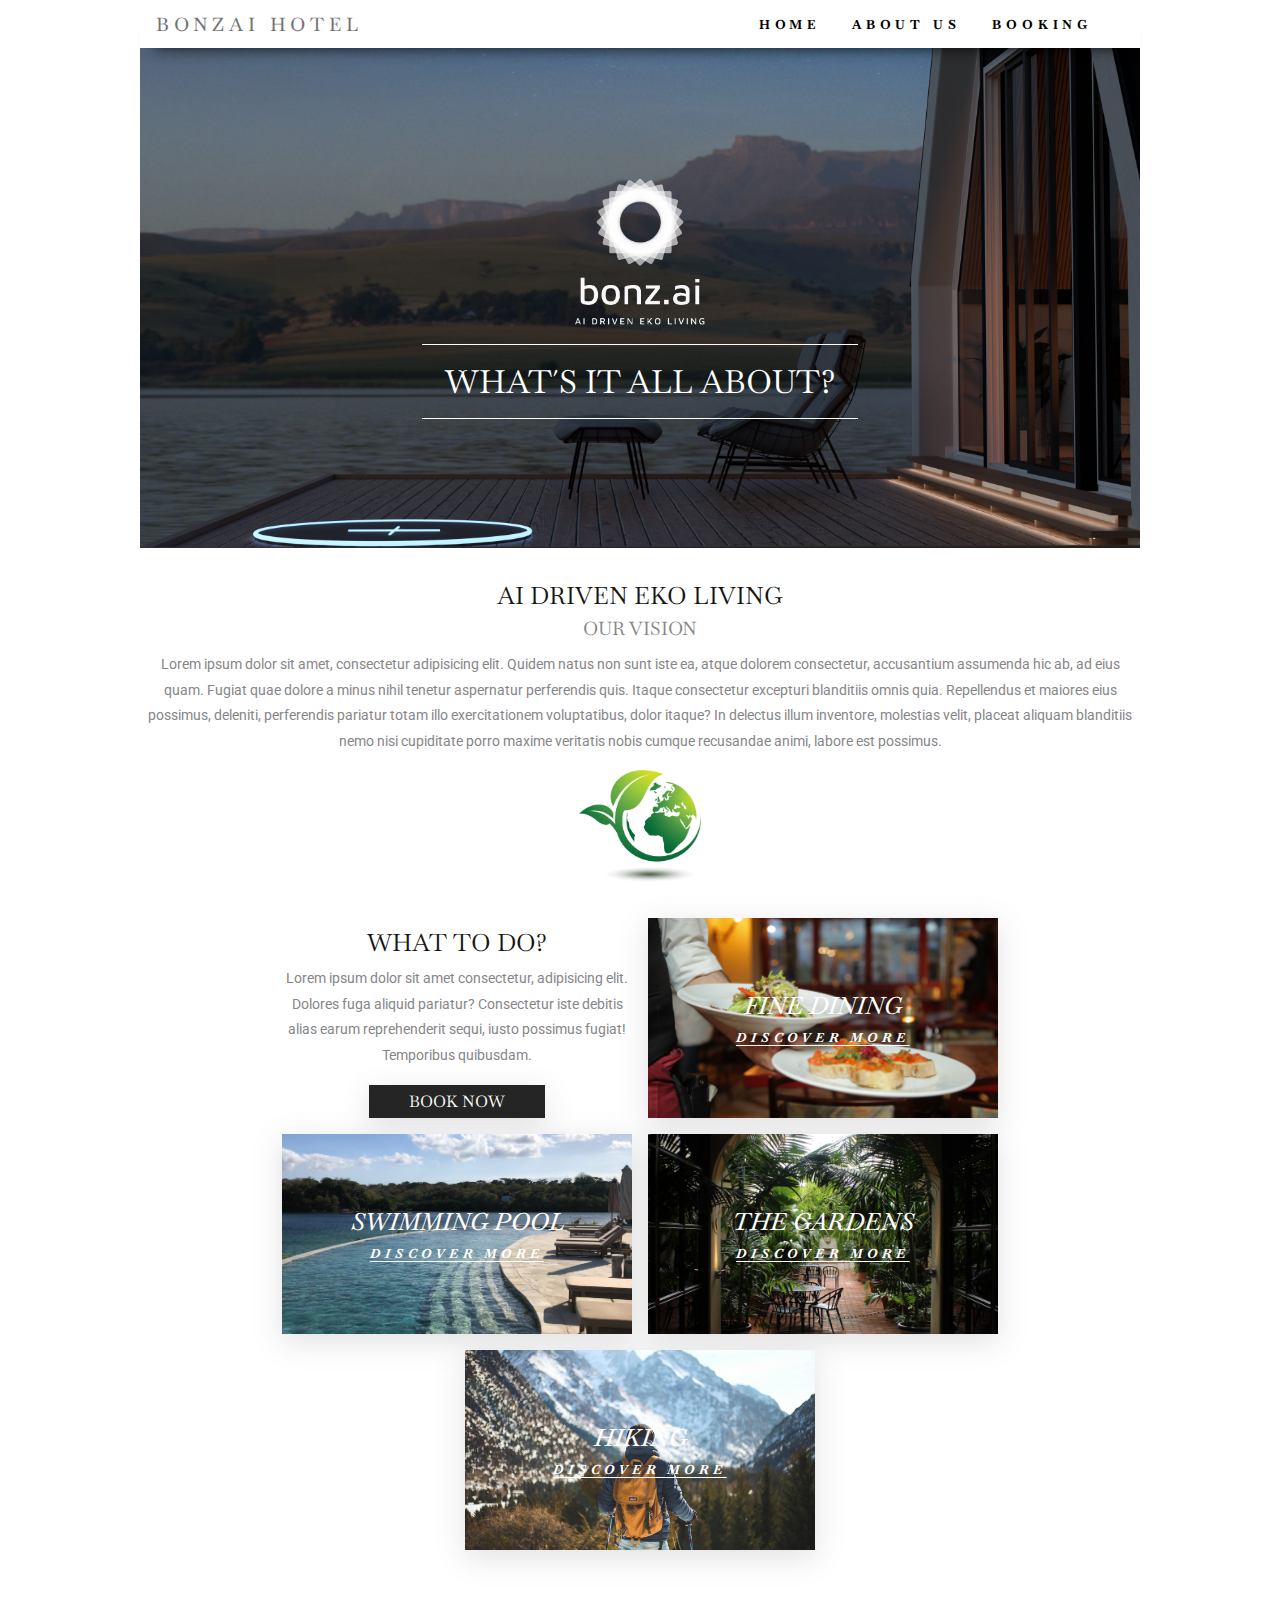
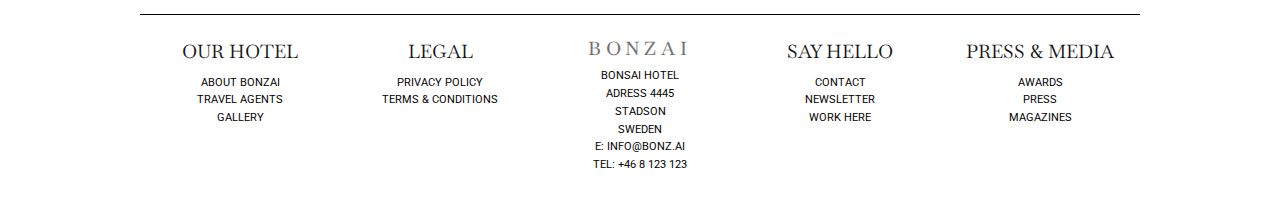
<file: about.html>
<!DOCTYPE html>
<html lang="en">
  <head>
    <meta charset="UTF-8" />
    <meta http-equiv="X-UA-Compatible" content="IE=edge" />
    <meta
      name="viewport"
      content="width=device-width, initial-scale=1.0"
    />
    <link rel="stylesheet" href="css/styles.css" />
    <title>Bonzai Hotel</title>
  </head>
  <body>
    <div class="wrapper">
      <!-- Navigation Section -->
      <nav class="nav">
        <h3 class="logo logo--hide">Bonzai Hotel</h3>
        <a href="index.html" class="nav__links">Home</a>
        <a href="about.html" class="nav__links">About us</a>
        <a href="booking.html" class="nav__links">Booking</a>
      </nav>

      <!-- Hero Section -->
      <section class="hero">
        <img
          src="./img/logo/bonz.ai-logo-white-portrait-full.png"
          class="hero__logo"
          alt="Bonzai Logo"
        />
        <h1 class="hero__title">What´s it all about?</h1>
      </section>

      <!-- Main Section -->
      <main class="main">
        <h2 class="main__title">AI Driven Eko Living</h2>
        <h3 class="main__subtitle">Our vision</h3>
        <p class="main__text">
          Lorem ipsum dolor sit amet, consectetur adipisicing elit.
          Quidem natus non sunt iste ea, atque dolorem consectetur,
          accusantium assumenda hic ab, ad eius quam. Fugiat quae
          dolore a minus nihil tenetur aspernatur perferendis quis.
          Itaque consectetur excepturi blanditiis omnis quia.
          Repellendus et maiores eius possimus, deleniti, perferendis
          pariatur totam illo exercitationem voluptatibus, dolor
          itaque? In delectus illum inventore, molestias velit,
          placeat aliquam blanditiis nemo nisi cupiditate porro maxime
          veritatis nobis cumque recusandae animi, labore est
          possimus.
        </p>
        <img
          class="main__ecoimg"
          src="./img/logo/eco-label.png"
          alt="Eco Certified Logo"
        />
      </main>

      <!-- Cards Section -->

      <section class="cards">
        <article class="cards__card cards--facilities">
          <h2 class="facilities__title">What to do?</h2>
          <p class="facilities__text">
            Lorem ipsum dolor sit amet consectetur, adipisicing elit.
            Dolores fuga aliquid pariatur? Consectetur iste debitis
            alias earum reprehenderit sequi, iusto possimus fugiat!
            Temporibus quibusdam.
          </p>
          <button
            class="btn btn--small"
            onclick="window.location.href = 'booking.html';"
          >
            Book now
          </button>
        </article>

        <article class="cards__card cards--dining">
          <h2 class="cards__title">Fine Dining</h2>
          <a href="" class="cards__link">Discover more</a>
        </article>

        <article class="cards__card cards--pool">
          <h2 class="cards__title">Swimming pool</h2>
          <a href="" class="cards__link">Discover more</a>
        </article>

        <article class="cards__card cards--garden">
          <h2 class="cards__title">The Gardens</h2>
          <a href="" class="cards__link">Discover more</a>
        </article>

        <article class="cards__card cards--hiking">
          <h2 class="cards__title">Hiking</h2>
          <a href="" class="cards__link">Discover more</a>
        </article>
      </section>

      <!-- Footer Section -->
      <footer class="footer">
        <article class="footer__where">
          <h3 class="logo logo--footer">Bonzai</h3>
          <ul>
            <li>Bonsai Hotel</li>
            <li>Adress 4445</li>
            <li>Stadson</li>
            <li>Sweden</li>
            <li>E: info@bonz.ai</li>
            <li>TEL: +46 8 123 123</li>
          </ul>
        </article>
        <article class="footer__about">
          <h3 class="footer__subtitle">Our Hotel</h3>
          <ul>
            <li>About Bonzai</li>
            <li>Travel Agents</li>
            <li>Gallery</li>
          </ul>
        </article>
        <article class="footer__contact">
          <h3 class="footer__subtitle">Say Hello</h3>
          <ul>
            <li>Contact</li>
            <li>Newsletter</li>
            <li>Work here</li>
          </ul>
        </article>
        <article class="footer__legal">
          <h3 class="footer__subtitle">Legal</h3>
          <ul>
            <li>Privacy Policy</li>
            <li>Terms & Conditions</li>
          </ul>
        </article>
        <article class="footer__press">
          <h3 class="footer__subtitle">Press & Media</h3>
          <ul>
            <li>Awards</li>
            <li>Press</li>
            <li>Magazines</li>
          </ul>
        </article>
      </footer>
    </div>
  </body>
</html>
</file>
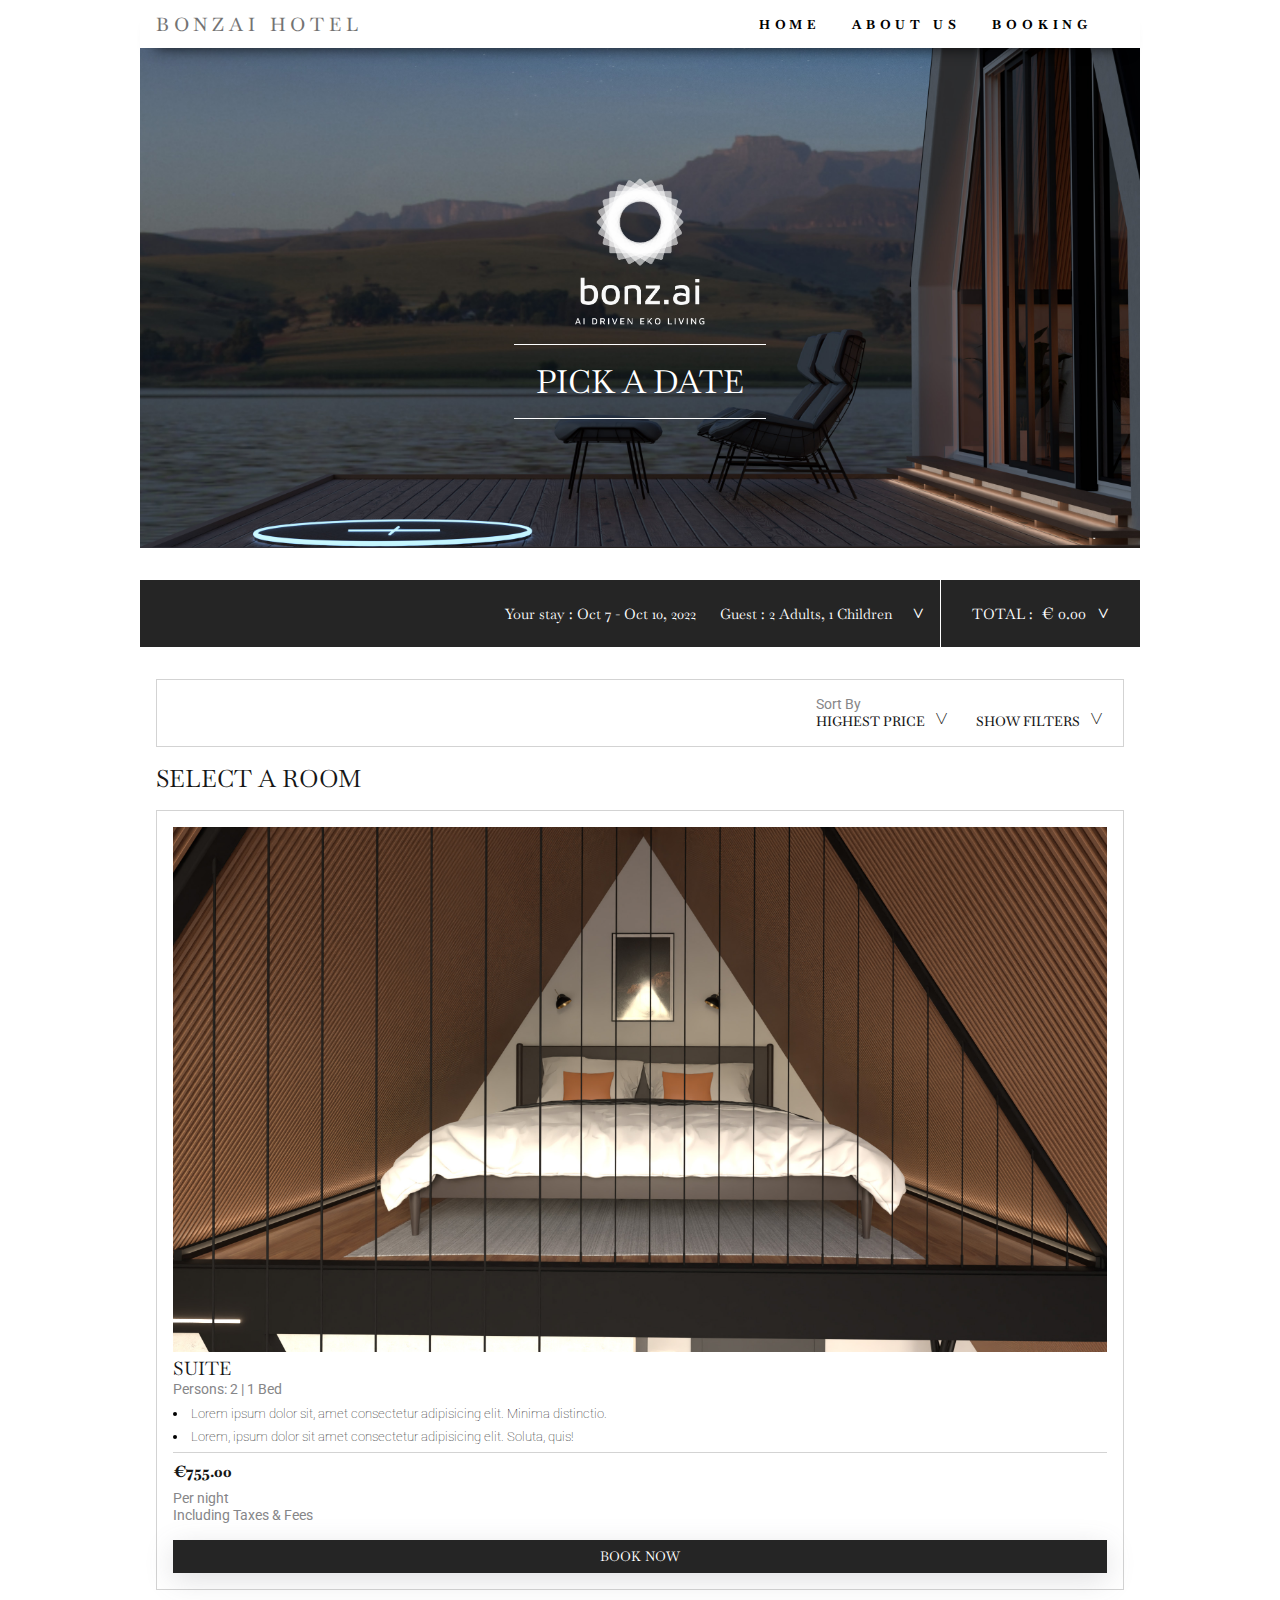
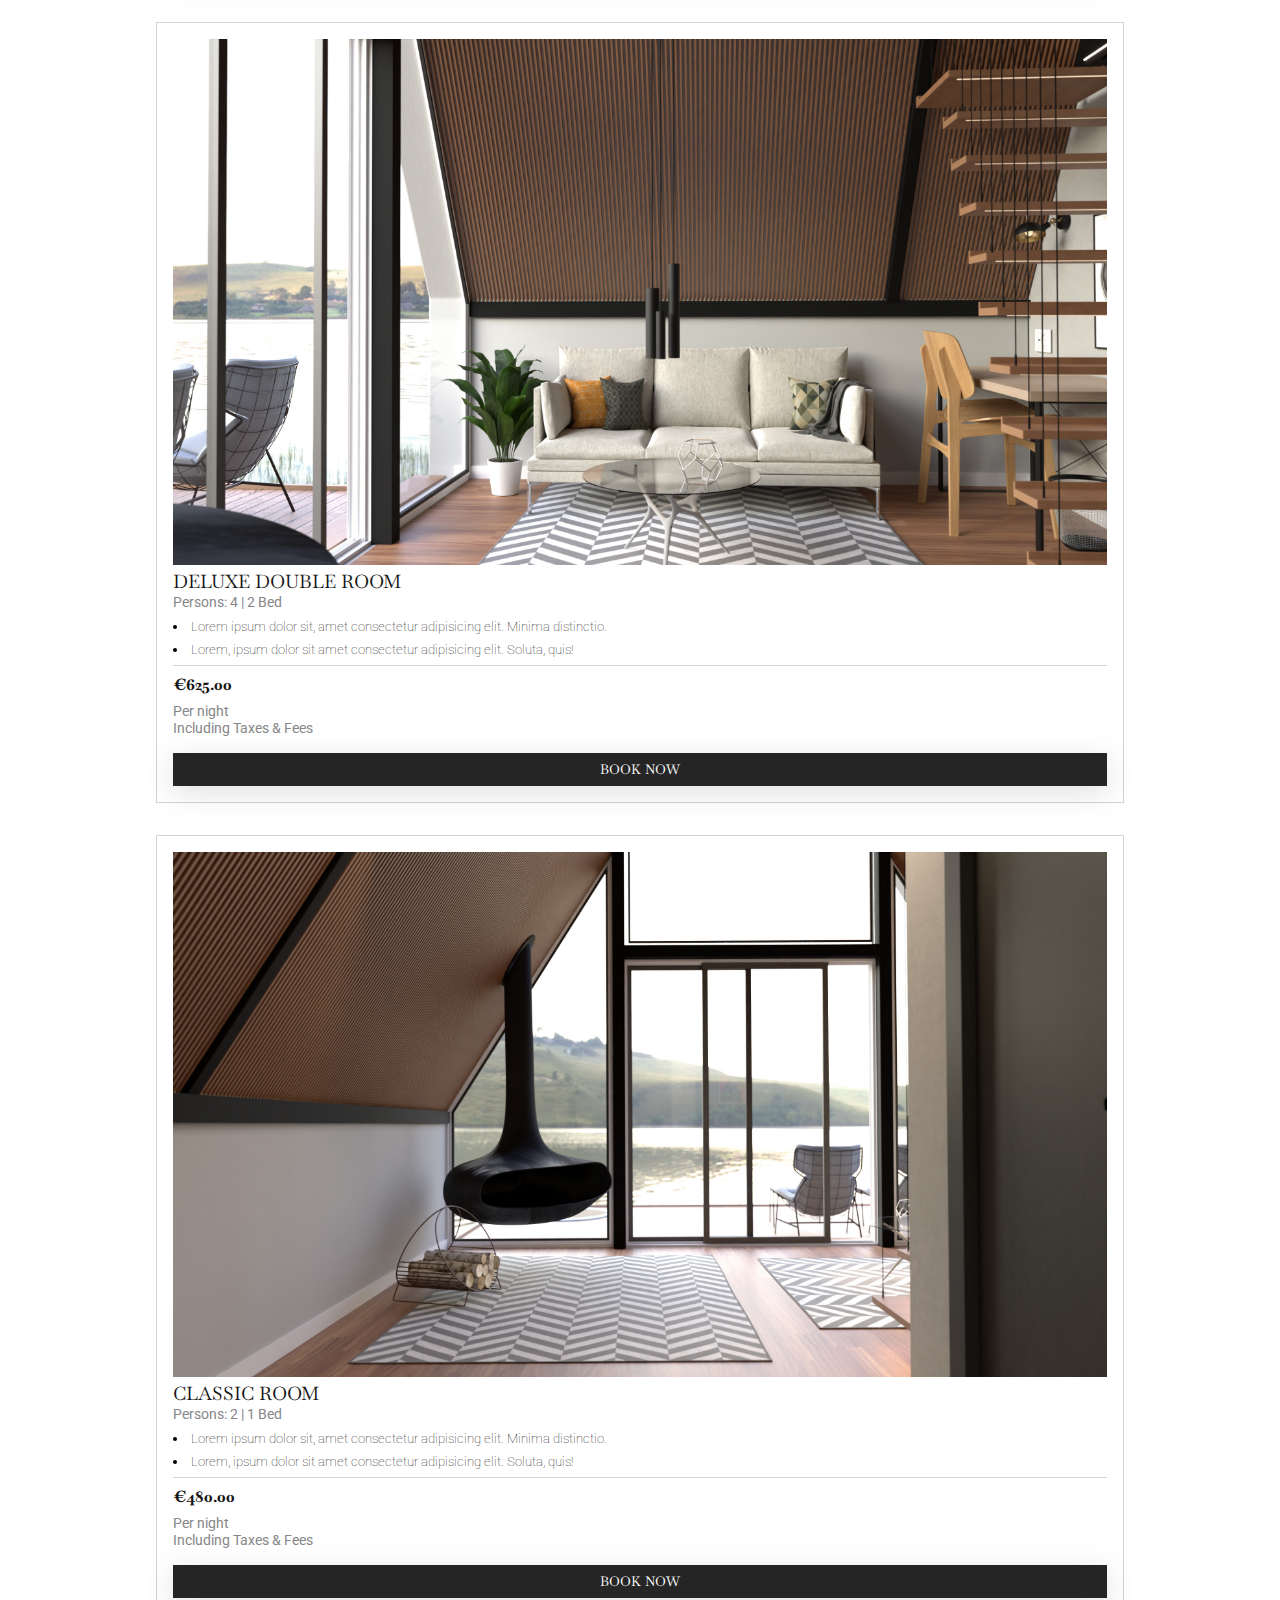
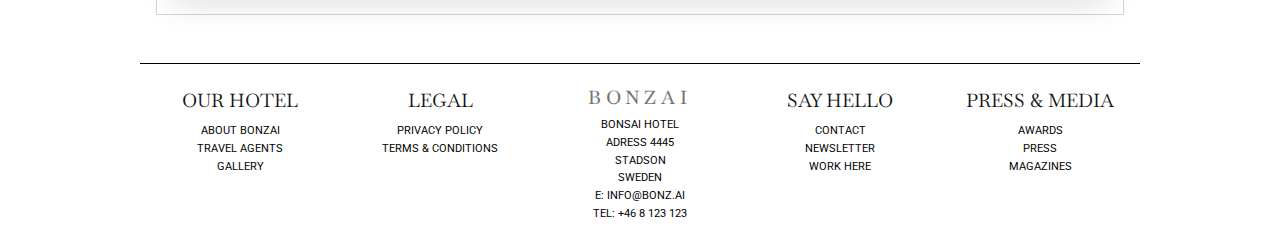
<file: booking.html>
<!DOCTYPE html>
<html lang="en">
  <head>
    <meta charset="UTF-8" />
    <meta http-equiv="X-UA-Compatible" content="IE=edge" />
    <meta
      name="viewport"
      content="width=device-width, initial-scale=1.0"
    />
    <link rel="stylesheet" href="css/styles.css" />
    <title>Bonzai Hotel</title>
  </head>
  <body>
    <div class="wrapper">
      <!-- Navigation Section -->
      <nav class="nav">
        <h3 class="logo logo--hide">Bonzai Hotel</h3>
        <a href="index.html" class="nav__links">Home</a>
        <a href="about.html" class="nav__links">About us</a>
        <a href="booking.html" class="nav__links">Booking</a>
      </nav>

      <!-- Hero Section -->
      <section class="hero">
        <img
          src="./img/logo/bonz.ai-logo-white-portrait-full.png"
          class="hero__logo"
          alt="Bonzai Logo"
        />
        <h1 class="hero__title">Pick a date</h1>
      </section>

      <!-- Main Section -->
      <!-- Booking Searchbar -->
      <main class="main main__booking">
        <article class="booking__searchbar">
          <section class="searchbar__criteria">
            <div class="criteria__text">
              <p class="criteria__dates">
                Your stay : Oct 7 - Oct 10, 2022
              </p>
              <p class="criteria__guest">
                Guest : 2 Adults, 1 Children
              </p>
            </div>
            <p class="menu__arrow btn__modal-show">&#60;</p>
          </section>
          <section class="searchbar__cart">
            <p class="cart__total">Total :</p>
            <p class="cart__price">€ 0.00</p>
            <p class="menu__arrow">&#60;</p>
          </section>
        </article>

        <!-- Filter Search Result Section -->
        <article class="booking__filter">
          <section class="filter__sort">
            <p class="sort__sortby">Sort By</p>
            <h5 class="sort__selection">Highest Price</h5>
          </section>
          <p class="menu__arrow">&#60;</p>
          <section class="filter__show">
            <h5 class="show__filter">Show Filters</h5>
          </section>
          <p class="menu__arrow">&#60;</p>
        </article>

        <!-- Room Section -->

        <h2 class="booking__title">Select A Room</h2>

        <article class="booking__roomcard">
          <img
            src="./img/photos/04-day.jpg"
            alt="View of avaliable room."
            class="roomcard__img"
          />
          <h3 class="roomcard__roomtype">Suite</h3>
          <p class="roomcard__subtitle">Persons: 2 | 1 Bed</p>
          <ul>
            <li class="roomcard__text">
              Lorem ipsum dolor sit, amet consectetur adipisicing
              elit. Minima distinctio.
            </li>
            <li class="roomcard__text">
              Lorem, ipsum dolor sit amet consectetur adipisicing
              elit. Soluta, quis!
            </li>
          </ul>
          <section class="roomcard__choose">
            <h4 class="choose__price">€755.00</h4>
            <p class="choose__night">Per night</p>
            <p class="choose__taxes">Including Taxes & Fees</p>
            <button class="btn btn--wide">Book now</button>
          </section>
        </article>

        <article class="booking__roomcard">
          <img
            src="./img/photos/05-day.jpg"
            alt="View of avaliable room."
            class="roomcard__img"
          />
          <h3 class="roomcard__roomtype">Deluxe Double Room</h3>
          <p class="roomcard__subtitle">Persons: 4 | 2 Bed</p>
          <ul>
            <li class="roomcard__text">
              Lorem ipsum dolor sit, amet consectetur adipisicing
              elit. Minima distinctio.
            </li>
            <li class="roomcard__text">
              Lorem, ipsum dolor sit amet consectetur adipisicing
              elit. Soluta, quis!
            </li>
          </ul>
          <section class="roomcard__choose">
            <h4 class="choose__price">€625.00</h4>
            <p class="choose__night">Per night</p>
            <p class="choose__taxes">Including Taxes & Fees</p>
            <button class="btn btn--wide">Book now</button>
          </section>
        </article>

        <article class="booking__roomcard">
          <img
            src="./img/photos/08-day.jpg"
            alt="View of avaliable room."
            class="roomcard__img"
          />
          <h3 class="roomcard__roomtype">Classic room</h3>
          <p class="roomcard__subtitle">Persons: 2 | 1 Bed</p>
          <ul>
            <li class="roomcard__text">
              Lorem ipsum dolor sit, amet consectetur adipisicing
              elit. Minima distinctio.
            </li>
            <li class="roomcard__text">
              Lorem, ipsum dolor sit amet consectetur adipisicing
              elit. Soluta, quis!
            </li>
          </ul>
          <section class="roomcard__choose">
            <h4 class="choose__price">€480.00</h4>
            <p class="choose__night">Per night</p>
            <p class="choose__taxes">Including Taxes & Fees</p>
            <button class="btn btn--wide">Book now</button>
          </section>
        </article>
      </main>

      <!-- Footer Section -->
      <footer class="footer">
        <article class="footer__where">
          <h3 class="logo logo--footer">Bonzai</h3>
          <ul>
            <li>Bonsai Hotel</li>
            <li>Adress 4445</li>
            <li>Stadson</li>
            <li>Sweden</li>
            <li>E: info@bonz.ai</li>
            <li>TEL: +46 8 123 123</li>
          </ul>
        </article>
        <article class="footer__about">
          <h3 class="footer__subtitle">Our Hotel</h3>
          <ul>
            <li>About Bonzai</li>
            <li>Travel Agents</li>
            <li>Gallery</li>
          </ul>
        </article>
        <article class="footer__contact">
          <h3 class="footer__subtitle">Say Hello</h3>
          <ul>
            <li>Contact</li>
            <li>Newsletter</li>
            <li>Work here</li>
          </ul>
        </article>
        <article class="footer__legal">
          <h3 class="footer__subtitle">Legal</h3>
          <ul>
            <li>Privacy Policy</li>
            <li>Terms & Conditions</li>
          </ul>
        </article>
        <article class="footer__press">
          <h3 class="footer__subtitle">Press & Media</h3>
          <ul>
            <li>Awards</li>
            <li>Press</li>
            <li>Magazines</li>
          </ul>
        </article>
      </footer>

      <!-- Booking/Searchbar Modal -->
      <aside class="modal hidden">
        <button class="btn__modal-close">&times;</button>
        <h2 class="modal__title">Book a room</h2>
        <form class="modal__form">
          <label>Arrival:</label>
          <input type="date" value="yyyy-mm-dd">
          <label>Departure:</label>
          <input type="date" value="yyyy-mm-dd">
          <label>NO. of adults:</label>
          <select name="adults">
            <option value="0">0</option>
            <option value="1">1</option>
            <option value="2">2</option>
            <option value="3">3</option>
            <option value="4">4</option>
            <option value="5">5</option>
            <option value="6">6</option>
          </select>
          <label>NO. of children:</label>
          <select name="adults">
            <option value="0">0</option>
            <option value="1">1</option>
            <option value="2">2</option>
            <option value="3">3</option>
            <option value="4">4</option>
            <option value="5">5</option>
            <option value="6">6</option>
          </select>
          <button class="btn btn--large">Check</button>
        </form>
      </aside>
      <div class="overlay hidden"></div>
    </div>
    <script src="js/scripts.js"></script>

    </div>
  </body>
</html>
</file>
<file: css/styles.css>
@import url("https://fonts.googleapis.com/css2?family=Baskervville:ital@0;1&family=Roboto:wght@300;400;500;700&display=swap");

* {
  box-sizing: border-box;
  margin: 0;
  padding: 0;
}

/* =========================
1.1 Text
========================= */

h1,
h2,
h3,
h4,
h5,
.btn,
label,
input,
select {
  font-family: "Baskervville", serif;
  font-weight: 400;
  color: #161616;
  text-transform: uppercase;
}

p {
  font-family: "Roboto", sans-serif;
  color: #868688;
  font-size: 0.9rem;
}

ul,
li {
  font-family: "Roboto", sans-serif;
  font-size: 0.8rem;
}

a {
  font-size: 0.8rem;
  font-weight: 700;
  font-family: "Baskervville", serif;
  text-decoration: none;
}

/* =========================
1.1 Buttons
========================= */

.btn {
  background-color: #252525;
  color: #fff;
  border: none;
  box-shadow: rgba(100, 100, 111, 0.2) 0px 7px 29px 0px;
  transition: 1.5s ease;
  cursor: pointer;
}

.btn:hover {
  transition: 1.5s ease;
  opacity: 0.6;
}

.menu__arrow {
  transform: rotate(-90deg);
  font-size: 1.7rem;
  font-weight: 100;
  cursor: pointer;
}

.logo {
  letter-spacing: 0.3rem;
  font-weight: 500;
  opacity: 60%;
  margin-right: auto;
}

/* =========================
2.1 Wrapper
========================= */

.wrapper {
  max-width: 1000px;
  margin: 0 auto;
  display: grid;
  grid-template-columns: 100%;
  grid-auto-rows: auto;
  grid-template-areas:
    "nav"
    "hero"
    "main"
    "cards"
    "newsletter"
    "findus"
    "social"
    "footer";
}

/* =========================
2.2 Navigation
========================= */

.nav {
  grid-area: nav;
  height: 3rem;
  width: 100%;
  background-color: #fff;
  padding: 1rem;
  box-shadow: 0 15px 15px -15px rgb(0 0 0 / 80%);
  z-index: 1;
  display: flex;
  align-items: center;
  justify-content: space-around;
}

.nav__links {
  letter-spacing: 0.3rem;
  color: #000;
  text-transform: uppercase;
}

.nav__links:visited {
  color: #000;
}

.nav__links:hover {
  color: #868688;
  text-decoration: underline;
  transition: all 0.3s ease-in-out;
}

/* =========================
2.3 Hero
========================= */

.hero {
  grid-area: hero;
  background-image: url(../img/photos/09-night.jpg);
  background-repeat: no-repeat;
  background-size: cover;
  background-position: bottom;
  max-height: 500px;
  display: flex;
  flex-direction: column;
  justify-content: center;
  align-items: center;
}

.hero__logo {
  height: 30%;
  margin-bottom: 1rem;
}

.hero__title {
  color: #fff;
  padding: 1rem 1.4rem;
  border-top: 1px solid white;
  border-bottom: 1px solid white;
}

/* =========================
2.4 Main
========================= */

.main {
  grid-area: main;
  text-align: center;
  padding: 2rem 0;
}

.main__title {
  margin-bottom: 0.3rem;
}

.main__subtitle {
  color: #868688;
  margin-bottom: 0.7rem;
}

.main__text {
  margin-bottom: 1rem;
  line-height: 1.6rem;
}

/* =========================
2.5 Cards
========================= */

.cards {
  grid-area: cards;
  width: 100%;
  padding-bottom: 4rem;
  display: flex;
  justify-content: center;
  flex-wrap: wrap;
  gap: 1rem;
}

.cards__card {
  min-height: 200px;
  width: 90vw;
  display: flex;
  flex-direction: column;
  justify-content: center;
  align-items: center;
  padding: 5rem 0;
}

.cards__title {
  color: rgb(255, 255, 255);
  font-style: italic;
  font-weight: 500;
  cursor: pointer;
}

.cards--enjoy,
.cards--explore,
.cards--dosomething,
.cards--dontdo,
.cards--dining,
.cards--pool,
.cards--garden,
.cards--hiking {
  background-size: contain;
  background-repeat: no-repeat;
  background-position: center;
  background-size: 100%;
  transition: 1s ease;
  box-shadow: rgba(100, 100, 111, 0.2) 0px 7px 29px 0px;
}

.cards--enjoy:hover,
.cards--explore:hover,
.cards--dosomething:hover,
.cards--dontdo:hover,
.cards--dining:hover,
.cards--pool:hover,
.cards--garden:hover,
.cards--hiking:hover {
  transition: 1.5s ease;
  background-size: 110%;
  opacity: 0.7;
}

.cards--enjoy {
  background-image: url(../img/photos/03-day.jpg);
}

.cards--explore {
  background-image: url(../img/photos/08-day.jpg);
}

.cards--dosomething {
  background-image: url(../img/photos/01-night.jpg);
}

.cards--dontdo {
  background-image: url(../img/photos/02-night.jpg);
}

/* =========================
2.6 Newsletter
========================= */

.newsletter {
  grid-area: newsletter;
  display: flex;
  flex-direction: column;
  align-items: center;
}

.newsletter__text {
  max-width: 370px;
  margin: 2rem 0 4rem 0;
  line-height: 1.5rem;
  text-align: center;
}

/* =========================
2.7 Find us
========================= */

.findus {
  grid-area: findus;
  width: 100%;
  display: flex;
  justify-content: center;
}

.findus__map {
  width: 100%;
  margin-bottom: 4rem;
}

/* =========================
2.8 Social Media
========================= */
.social {
  grid-area: social;
  display: flex;
  flex-direction: column;
  align-items: center;
}

.social__profilename {
  margin: 1rem 0;
}

.social__icons {
  margin-bottom: 2rem;
  color: #484f62;
  font-size: 1.5rem;
  display: flex;
  gap: 1rem;
}

/* =========================
2.9 Footer
========================= */

.footer {
  grid-area: footer;
  border-top: 1px solid #000;
  padding: 0.5rem;
  margin-bottom: 1rem;
  display: grid;
  grid-template-columns: 1fr 1fr;
  grid-auto-rows: auto;
  grid-template-areas:
    "where where"
    "about contact"
    "press legal";
  gap: 1rem;
}

.logo--footer {
  margin-top: 0.8rem;
  margin-bottom: 0.5rem;
}

.footer__subtitle {
  margin-top: 1rem;
  margin-bottom: 0.7rem;
  text-align: center;
}

.footer li {
  font-size: 0.7rem;
  list-style: none;
  margin-bottom: 0.3rem;
  text-transform: uppercase;
  text-align: center;
}

.footer__where {
  grid-area: where;
  justify-self: center;
}

.footer__about {
  grid-area: about;
  justify-self: center;
}

.footer__legal {
  grid-area: legal;
  justify-self: center;
}

.footer__contact {
  grid-area: contact;
  justify-self: center;
}

.footer__press {
  grid-area: press;
  justify-self: center;
}

/* =========================
3 Modal Window
========================= */

.modal {
  position: fixed;
  top: 50%;
  left: 50%;
  transform: translate(-50%, -50%);
  max-width: 60rem;
  background-color: #f3f3f3;
  padding: 2rem 2rem;
  box-shadow: 0 4rem 6rem rgba(0, 0, 0, 0.3);
  z-index: 1000;
  transition: all 0.5s;
}

.overlay {
  position: fixed;
  top: 0;
  left: 0;
  width: 100%;
  height: 100%;
  background-color: rgba(0, 0, 0, 0.5);
  backdrop-filter: blur(4px);
  z-index: 100;
  transition: all 0.5s;
}

.modal__title {
  margin-bottom: 2rem;
}

.modal__form {
  margin: 0 0rem;
  display: grid;
  grid-template-columns: 1fr 2fr;
  align-items: center;
  gap: 1rem;
}

.modal__form label {
  font-size: 1rem;
  font-weight: 500;
  text-transform: uppercase;
}

.modal__form input {
  font-size: 1rem;
  padding: 0.2rem 1rem;
  border: 1px solid #ddd;
}

.modal__form button {
  grid-column: 1 / -1;
  justify-self: center;
  margin-top: 1rem;
}

.btn__modal-close {
  position: absolute;
  top: 0.5rem;
  right: 2rem;
  font-size: 2rem;
  cursor: pointer;
  border: none;
  background: none;
}

.hidden {
  visibility: hidden;
  opacity: 0;
}

/* =========================
3.1 About.html
========================= */

/* Main Section */

.main__ecoimg {
  height: 7rem;
}

/* Cards Section */

.cards--facilities {
  text-align: center;
  justify-content: flex-end;
  padding: 0;
}

.facilities__title {
  margin-bottom: 0.5rem;
}

.facilities__text {
  line-height: 1.6rem;
  margin-bottom: 1rem;
}

.cards__link {
  color: #fff;
  letter-spacing: 0.3rem;
  font-style: italic;
  text-transform: uppercase;
  margin-top: 0.5rem;
  background-color: transparent;
  background: linear-gradient(#fff 0 0) center bottom / 100% 1px
    no-repeat;
  transition: 0.3s linear;
}

.cards__link:hover {
  background-size: 50% 1px;
}

.cards--dining {
  background-image: url(../img/photos/dining.jpg);
}

.cards--pool {
  background-image: url(../img/photos/pool.jpg);
}

.cards--garden {
  background-image: url(../img/photos/garden.jpg);
}

.cards--hiking {
  background-image: url(../img/photos/hiking.jpg);
}

/* =========================
3.2 Booking.html
========================= */

.main__booking {
  display: grid;
  grid-template-columns: 100%;
  grid-auto-rows: auto;
}

/* Searchbar Section */

.booking__searchbar {
  background-color: #252525;
  margin-bottom: 1rem;
  display: grid;
  grid-template-columns: 70% 30%;
}

.booking__searchbar p {
  color: #fff;
  font-family: "Baskervville", serif;
}

.searchbar__criteria {
  padding: 1rem;
  display: flex;
  justify-content: space-between;
}

.criteria__text {
  width: 100%;
  display: flex;
  flex-direction: column;
  align-items: flex-start;
}

.searchbar__cart {
  border-left: 1px solid #fff;
  display: flex;
  align-items: center;
  justify-content: center;
}

.cart__total {
  display: none;
  text-transform: uppercase;
}

.cart__price {
  margin-right: 0.5rem;
  font-size: 1rem;
}

/* Filter Selection Section */

.booking__filter {
  border: 1px solid #d3d3d3;
  margin: 1rem;
  padding: 1rem;
  display: flex;
  justify-content: end;
  align-items: flex-end;
}

.sort__sortby {
  text-align: left;
}

.sort__selection {
  font-weight: 500;
  margin-right: 0.3rem;
}

.filter__text-filters {
  margin: 0 0.5rem 0 1rem;
  display: flex;
}

.show__filter {
  font-weight: 500;
  margin: 0 0.3rem 0 1.5rem;
}

.booking__filter .menu__arrow {
  color: #222222;
  padding-right: 0.5rem;
  align-self: end;
}

/* Room Cards Section */

.booking__title {
  text-align: left;
  margin-left: 1rem;
}

.booking__roomcard {
  padding: 1rem;
  margin: 1rem;
  border: 1px solid #d3d3d3;
  text-align: left;
}

.roomcard__img {
  width: 100%;
}

.roomcard__subtitle {
  margin-bottom: 0.5rem;
}

.roomcard__text {
  list-style-position: inside;
  margin-bottom: 0.5rem;
  font-weight: 100;
}

.roomcard__choose {
  border-top: 1px solid #d3d3d3;
}

.choose__price {
  font-weight: 700;
  margin: 0.5rem 0;
}

.choose__taxes {
  margin-bottom: 1rem;
}

/* =========================
4 Modifiers
========================= */

.logo--hide {
  display: none;
}

.btn--small {
  padding: 0.4rem 2.5rem;
  font-size: 1rem;
}

.btn--wide {
  width: 100%;
  padding: 0.5rem 0;
}

.btn--large {
  padding: 0.6rem 0;
  width: 330px;
  font-size: 1.4rem;
}

/* =========================
5 Media Queries
========================= */

@media screen and (min-width: 768px) {
  .nav {
    justify-content: right;
  }

  .nav__links {
    margin-right: 2rem;
  }

  /* Cards Section */

  .cards__card {
    height: 200px;
    width: 350px;
  }

  .footer {
    grid-template-columns: repeat(5, 1fr);
    grid-template-areas: "about legal where contact press";
  }

  /* Booking Page */

  .booking__searchbar {
    grid-template-columns: 80% 20%;
  }

  .criteria__text {
    margin-right: 1rem;
    flex-direction: row;
    align-items: center;
    justify-content: flex-end;
  }

  .criteria__dates {
    margin-right: 1.5rem;
  }

  .cart__total {
    display: block;
    margin-right: 0.5rem;
  }

  /* Modifiers */

  .logo--hide {
    display: inline;
  }
}
</file>
